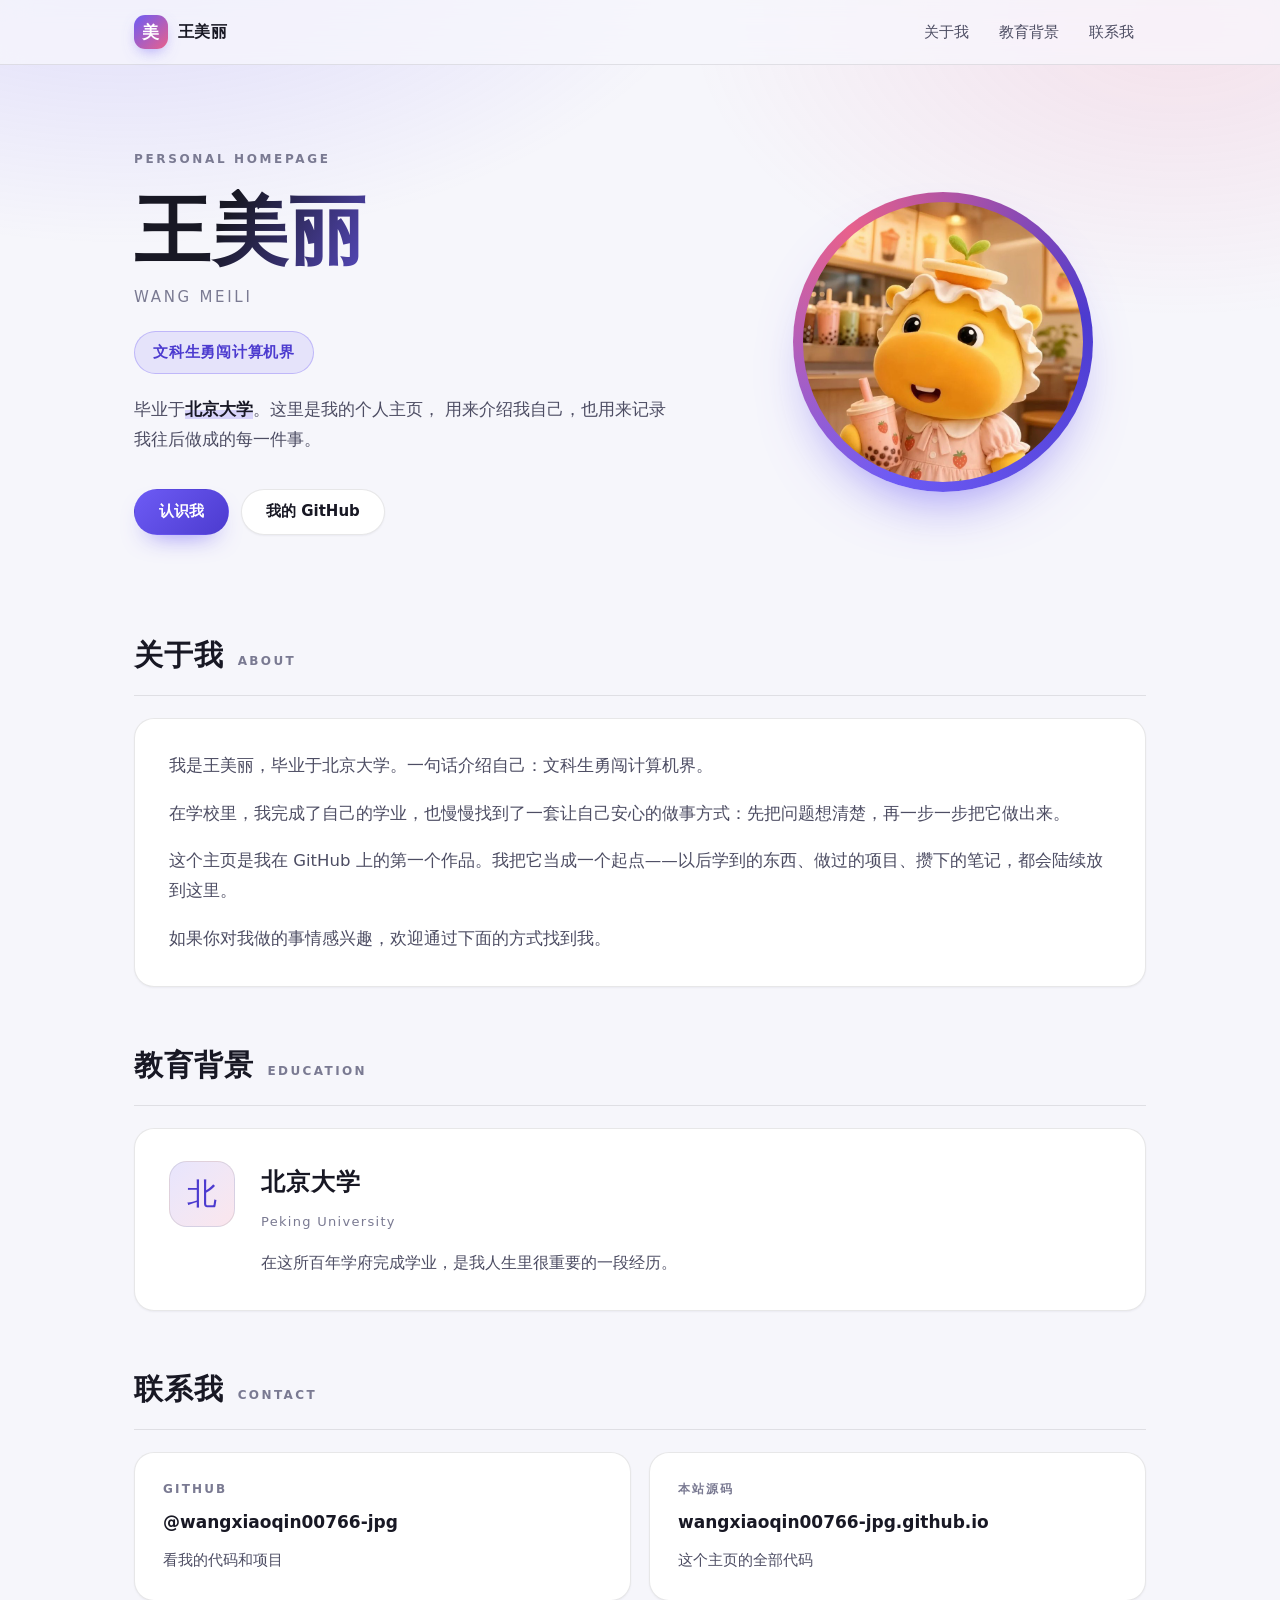
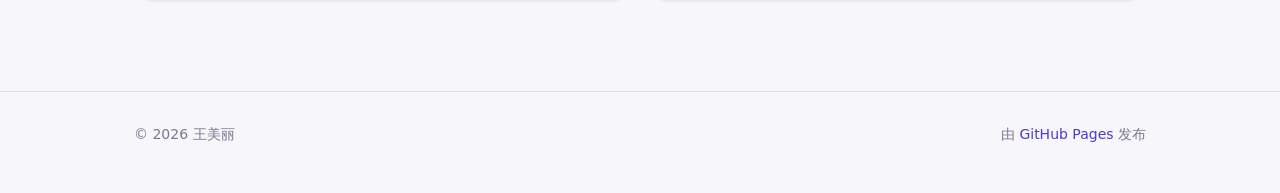
<file: index.html>
<!DOCTYPE html>
<html lang="zh-CN">
<head>
<meta charset="utf-8">
<meta name="viewport" content="width=device-width, initial-scale=1">

<title>王美丽 · 个人主页</title>
<meta name="description" content="王美丽，毕业于北京大学。文科生勇闯计算机界。">
<meta name="author" content="王美丽">
<meta name="theme-color" content="#6d5bf5">
<link rel="canonical" href="https://wangxiaoqin00766-jpg.github.io/">

<link rel="icon" href="favicon.svg" type="image/svg+xml">
<link rel="apple-touch-icon" href="favicon.svg">

<!-- 分享到微信 / 微博 / X 等平台时显示的卡片信息 -->
<meta property="og:type" content="profile">
<meta property="og:site_name" content="王美丽的个人主页">
<meta property="og:title" content="王美丽 · 个人主页">
<meta property="og:description" content="毕业于北京大学 · 文科生勇闯计算机界">
<meta property="og:url" content="https://wangxiaoqin00766-jpg.github.io/">
<meta property="og:image" content="https://wangxiaoqin00766-jpg.github.io/og.jpg">
<meta name="twitter:card" content="summary_large_image">

<link rel="stylesheet" href="styles.css">
</head>

<body>
<a class="skip-link" href="#main">跳到主要内容</a>

<header class="site-header">
  <div class="wrap header-inner">
    <a class="brand" href="./">
      <span class="brand-mark" aria-hidden="true">美</span>
      <span class="brand-text">王美丽</span>
    </a>
    <nav class="nav" aria-label="主导航">
      <a href="#about">关于我</a>
      <a href="#education">教育背景</a>
      <a href="#contact">联系我</a>
    </nav>
  </div>
</header>

<main id="main">

  <section class="hero">
    <div class="wrap hero-inner">
      <div class="hero-text">
        <p class="eyebrow">PERSONAL HOMEPAGE</p>
        <h1 class="hero-name">王美丽</h1>
        <p class="hero-en">Wang Meili</p>
        <p class="hero-tagline">文科生勇闯计算机界</p>
        <p class="hero-desc">
          毕业于<strong>北京大学</strong>。这里是我的个人主页，
          用来介绍我自己，也用来记录我往后做成的每一件事。
        </p>
        <div class="hero-actions">
          <a class="btn btn-primary" href="#about">认识我</a>
          <a class="btn btn-ghost" href="https://github.com/wangxiaoqin00766-jpg" target="_blank" rel="noopener">我的 GitHub</a>
        </div>
      </div>

      <div class="hero-portrait">
        <div class="portrait-ring">
          <img class="portrait-img" src="avatar.jpg" alt="王美丽的头像" width="280" height="280">
        </div>
      </div>

      <!-- 头像图片是 avatar.jpg。
           想换回原来那款原创水豚矢量头像：把上面的 src 改成 avatar.svg 就行
           （avatar.svg 仍在仓库里，没有被删掉）。
      -->
    </div>
  </section>

  <section class="section" id="about">
    <div class="wrap">
      <header class="section-head">
        <h2 class="section-title">关于我</h2>
        <span class="section-en">About</span>
      </header>
      <div class="card prose">
        <p>我是王美丽，毕业于北京大学。一句话介绍自己：文科生勇闯计算机界。</p>
        <p>在学校里，我完成了自己的学业，也慢慢找到了一套让自己安心的做事方式：先把问题想清楚，再一步一步把它做出来。</p>
        <p>这个主页是我在 GitHub 上的第一个作品。我把它当成一个起点——以后学到的东西、做过的项目、攒下的笔记，都会陆续放到这里。</p>
        <p>如果你对我做的事情感兴趣，欢迎通过下面的方式找到我。</p>
      </div>
    </div>
  </section>

  <section class="section" id="education">
    <div class="wrap">
      <header class="section-head">
        <h2 class="section-title">教育背景</h2>
        <span class="section-en">Education</span>
      </header>

      <article class="card edu-card">
        <div class="edu-mark" aria-hidden="true">北</div>
        <div class="edu-body">
          <h3 class="edu-school">北京大学</h3>
          <p class="edu-en">Peking University</p>
          <!-- 想补充专业、学位和毕业年份，把下面这行的注释标记去掉，改成你自己的信息
          <p class="edu-meta">专业 · 学位 · 20XX 年毕业</p>
          -->
          <p class="edu-desc">在这所百年学府完成学业，是我人生里很重要的一段经历。</p>
        </div>
      </article>
    </div>
  </section>

  <section class="section" id="contact">
    <div class="wrap">
      <header class="section-head">
        <h2 class="section-title">联系我</h2>
        <span class="section-en">Contact</span>
      </header>

      <div class="contact-grid">
        <a class="card contact-card" href="https://github.com/wangxiaoqin00766-jpg" target="_blank" rel="noopener">
          <span class="contact-label">GitHub</span>
          <strong class="contact-value">@wangxiaoqin00766-jpg</strong>
          <span class="contact-hint">看我的代码和项目</span>
        </a>

        <a class="card contact-card" href="https://github.com/wangxiaoqin00766-jpg/wangxiaoqin00766-jpg.github.io" target="_blank" rel="noopener">
          <span class="contact-label">本站源码</span>
          <strong class="contact-value">wangxiaoqin00766-jpg.github.io</strong>
          <span class="contact-hint">这个主页的全部代码</span>
        </a>

        <!-- 想在主页上展示邮箱，把下面这一段外面的注释标记去掉，并换成你自己的邮箱
        <a class="card contact-card" href="mailto:你的邮箱@example.com">
          <span class="contact-label">邮箱</span>
          <strong class="contact-value">你的邮箱@example.com</strong>
          <span class="contact-hint">给我写封信</span>
        </a>
        -->
      </div>
    </div>
  </section>

</main>

<footer class="site-footer">
  <div class="wrap footer-inner">
    <p>© 2026 王美丽</p>
    <p>由 <a href="https://pages.github.com/" target="_blank" rel="noopener">GitHub Pages</a> 发布</p>
  </div>
</footer>

</body>
</html>
</file>
<file: styles.css>
/* =========================================================
   王美丽 · 个人主页样式表
   想换配色？只要改下面 :root 里的几个颜色变量就够了。
   ========================================================= */

:root{
  --bg:#f6f6fb;
  --surface:#ffffff;
  --surface-2:#fbfbfe;
  --text:#181824;
  --text-soft:#4d4d63;
  --muted:#7a7a92;
  --line:rgba(24,24,36,.10);
  --brand:#6d5bf5;
  --brand-deep:#4c3bcf;
  --accent:#e8618c;
  --link:#4c3bcf;

  --radius:20px;
  --radius-sm:14px;
  --shadow-sm:0 1px 2px rgba(20,20,50,.05);
  --shadow:0 1px 2px rgba(20,20,50,.05), 0 18px 40px -22px rgba(30,25,90,.45);
  --wrap:1060px;
  --header-h:64px;

  --font-sans:"PingFang SC","Hiragino Sans GB","Microsoft YaHei","Noto Sans SC","Source Han Sans SC",system-ui,-apple-system,"Segoe UI",Roboto,sans-serif;
  --font-serif:"Noto Serif SC","Songti SC","STSong","Source Han Serif SC",Georgia,"Times New Roman",serif;
}

/* 跟随系统的深色模式 */
@media (prefers-color-scheme: dark){
  :root{
    --bg:#0f0f16;
    --surface:#17171f;
    --surface-2:#1c1c26;
    --text:#f2f2f7;
    --text-soft:#cbcbd8;
    --muted:#9494ab;
    --line:rgba(255,255,255,.11);
    --link:#b3a6ff;
    --shadow:0 1px 2px rgba(0,0,0,.45), 0 20px 44px -24px rgba(0,0,0,.85);
  }
}

/* ------------------------- 基础 ------------------------- */

*,*::before,*::after{ box-sizing:border-box; }

html{
  scroll-behavior:smooth;
  -webkit-text-size-adjust:100%;
  background:var(--bg);
  min-height:100%;
}

body{
  margin:0;
  background:transparent;
  color:var(--text);
  font-family:var(--font-sans);
  font-size:16px;
  line-height:1.8;
  -webkit-font-smoothing:antialiased;
  text-rendering:optimizeLegibility;
}

/* 页面背景的两团柔光。
   注意：必须挂在 <html> 上。挂在 <body> 上会因为 body 自身背景层
   覆盖负 z-index 伪元素，导致这两团光完全看不见。 */
html::before{
  content:"";
  position:fixed;
  inset:0;
  z-index:-1;
  pointer-events:none;
  background:
    radial-gradient(900px 520px at 10% -12%, rgba(109,91,245,.20), transparent 68%),
    radial-gradient(720px 440px at 92% 2%, rgba(232,97,140,.14), transparent 68%);
}

img{ max-width:100%; height:auto; display:block; }

a{ color:var(--link); text-decoration:none; }
a:hover{ text-decoration:underline; }

:focus-visible{
  outline:2px solid var(--brand);
  outline-offset:3px;
  border-radius:6px;
}

.wrap{
  width:100%;
  max-width:var(--wrap);
  margin-inline:auto;
  padding-inline:24px;
}

.skip-link{
  position:absolute;
  left:-9999px;
  top:8px;
  padding:10px 16px;
  background:var(--surface);
  border:1px solid var(--line);
  border-radius:10px;
  z-index:999;
}
.skip-link:focus{ left:16px; }

/* ------------------------- 顶部栏 ------------------------- */

.site-header{
  position:sticky;
  top:0;
  z-index:50;
  background:var(--bg);
  background:color-mix(in srgb, var(--bg) 78%, transparent);
  backdrop-filter:saturate(180%) blur(14px);
  -webkit-backdrop-filter:saturate(180%) blur(14px);
  border-bottom:1px solid var(--line);
}

.header-inner{
  min-height:var(--header-h);
  display:flex;
  align-items:center;
  justify-content:space-between;
  gap:16px;
}

.brand{
  display:inline-flex;
  align-items:center;
  gap:10px;
  color:var(--text);
  font-weight:600;
  letter-spacing:.02em;
}
.brand:hover{ text-decoration:none; }

.brand-mark{
  width:34px;
  height:34px;
  display:grid;
  place-items:center;
  border-radius:11px;
  background:linear-gradient(135deg,var(--brand),var(--accent));
  color:#fff;
  font-family:var(--font-serif);
  font-size:17px;
  line-height:1;
  box-shadow:0 6px 16px -6px color-mix(in srgb, var(--brand) 70%, transparent);
}

.nav{
  display:flex;
  align-items:center;
  gap:6px;
}

.nav a{
  color:var(--text-soft);
  font-size:14.5px;
  padding:8px 12px;
  border-radius:10px;
  transition:color .18s ease, background-color .18s ease;
}
.nav a:hover{
  color:var(--text);
  background:rgba(109,91,245,.12);
  background:color-mix(in srgb, var(--brand) 10%, transparent);
  text-decoration:none;
}

/* ------------------------- 首屏 ------------------------- */

.hero{
  padding:84px 0 72px;
}

.hero-inner{
  display:grid;
  grid-template-columns:minmax(0,1.35fr) minmax(0,1fr);
  align-items:center;
  gap:56px;
}

.eyebrow{
  margin:0 0 18px;
  font-size:12px;
  font-weight:600;
  letter-spacing:.22em;
  color:var(--muted);
}

.hero-name{
  margin:0;
  font-family:var(--font-serif);
  font-size:clamp(44px,7vw,76px);
  font-weight:700;
  line-height:1.12;
  letter-spacing:.02em;
  background:linear-gradient(120deg,var(--text) 18%, var(--brand) 58%, var(--accent) 96%);
  -webkit-background-clip:text;
  background-clip:text;
  color:transparent;
}

.hero-en{
  margin:10px 0 0;
  font-size:15px;
  letter-spacing:.18em;
  text-transform:uppercase;
  color:var(--muted);
}

.hero-tagline{
  display:inline-block;
  margin:20px 0 0;
  padding:7px 18px;
  border-radius:999px;
  font-size:15px;
  font-weight:600;
  letter-spacing:.05em;
  color:var(--link);
  background:rgba(109,91,245,.12);
  background:color-mix(in srgb, var(--brand) 12%, transparent);
  border:1px solid rgba(109,91,245,.32);
  border:1px solid color-mix(in srgb, var(--brand) 32%, transparent);
}

.hero-desc{
  margin:20px 0 0;
  max-width:38em;
  font-size:17px;
  color:var(--text-soft);
}
.hero-desc strong{
  color:var(--text);
  font-weight:600;
  box-shadow:inset 0 -9px 0 rgba(109,91,245,.22);
  box-shadow:inset 0 -9px 0 color-mix(in srgb, var(--brand) 22%, transparent);
}

.hero-actions{
  margin-top:34px;
  display:flex;
  flex-wrap:wrap;
  gap:12px;
}

.btn{
  display:inline-flex;
  align-items:center;
  justify-content:center;
  min-height:46px;
  padding:0 24px;
  border-radius:999px;
  font-size:15px;
  font-weight:600;
  border:1px solid transparent;
  transition:transform .18s ease, box-shadow .18s ease, background-color .18s ease, border-color .18s ease;
}
.btn:hover{ text-decoration:none; transform:translateY(-2px); }
.btn:active{ transform:translateY(0); }

.btn-primary{
  background:linear-gradient(135deg,var(--brand),var(--brand-deep));
  color:#fff;
  box-shadow:0 12px 26px -14px color-mix(in srgb, var(--brand) 90%, transparent);
}
.btn-primary:hover{ box-shadow:0 18px 32px -14px color-mix(in srgb, var(--brand) 90%, transparent); }

.btn-ghost{
  background:var(--surface);
  border-color:var(--line);
  color:var(--text);
  box-shadow:var(--shadow-sm);
}
.btn-ghost:hover{ border-color:color-mix(in srgb, var(--brand) 45%, var(--line)); }

/* 头像（现在是「美」字，可换成照片） */
.hero-portrait{
  justify-self:center;
  width:min(300px,72vw);
  aspect-ratio:1;
}

.portrait-ring{
  width:100%;
  height:100%;
  border-radius:50%;
  padding:10px;
  background:conic-gradient(from 200deg, var(--brand), var(--accent), var(--brand-deep), var(--brand));
  box-shadow:0 30px 60px -30px color-mix(in srgb, var(--brand) 80%, transparent);
}

.portrait-img{
  width:100%;
  height:100%;
  display:block;
  border-radius:50%;
  object-fit:cover;
  background:var(--surface);
}

.hero-photo{
  width:min(300px,72vw);
  aspect-ratio:1;
  object-fit:cover;
  border-radius:50%;
  border:10px solid var(--surface);
  box-shadow:0 30px 60px -30px color-mix(in srgb, var(--brand) 80%, transparent);
  justify-self:center;
}

/* ------------------------- 通用小节 ------------------------- */

.section{
  padding:22px 0 30px;
  scroll-margin-top:calc(var(--header-h) + 16px);
}

.section-head{
  display:flex;
  align-items:baseline;
  gap:14px;
  margin-bottom:22px;
  padding-bottom:14px;
  border-bottom:1px solid var(--line);
}

.section-title{
  margin:0;
  font-family:var(--font-serif);
  font-size:clamp(23px,3vw,29px);
  font-weight:700;
  letter-spacing:.03em;
}

.section-en{
  font-size:12px;
  font-weight:600;
  letter-spacing:.2em;
  text-transform:uppercase;
  color:var(--muted);
}

.card{
  background:var(--surface);
  border:1px solid var(--line);
  border-radius:var(--radius);
  box-shadow:var(--shadow-sm);
}

.prose{
  padding:32px 34px;
  font-size:16.5px;
  color:var(--text-soft);
}
.prose p{ margin:0 0 18px; }
.prose p:last-child{ margin-bottom:0; }

/* ------------------------- 教育背景 ------------------------- */

.edu-card{
  display:flex;
  align-items:flex-start;
  gap:26px;
  padding:32px 34px;
  transition:box-shadow .22s ease, transform .22s ease;
}
.edu-card:hover{
  transform:translateY(-3px);
  box-shadow:var(--shadow);
}

.edu-mark{
  flex:0 0 auto;
  width:66px;
  height:66px;
  display:grid;
  place-items:center;
  border-radius:18px;
  background:linear-gradient(135deg, color-mix(in srgb, var(--brand) 16%, transparent), color-mix(in srgb, var(--accent) 16%, transparent));
  border:1px solid var(--line);
  font-family:var(--font-serif);
  font-size:30px;
  color:var(--link);
  line-height:1;
}

.edu-body{ min-width:0; }

.edu-school{
  margin:0;
  font-family:var(--font-serif);
  font-size:24px;
  letter-spacing:.04em;
}

.edu-en{
  margin:6px 0 0;
  font-size:13px;
  letter-spacing:.1em;
  color:var(--muted);
}

.edu-meta{
  display:inline-block;
  margin:14px 0 0;
  padding:3px 12px;
  border-radius:999px;
  font-size:13px;
  color:var(--link);
  background:color-mix(in srgb, var(--brand) 12%, transparent);
}

.edu-desc{
  margin:16px 0 0;
  color:var(--text-soft);
}

/* ------------------------- 联系方式 ------------------------- */

.contact-grid{
  display:grid;
  grid-template-columns:repeat(auto-fit,minmax(272px,1fr));
  gap:18px;
}

.contact-card{
  display:flex;
  flex-direction:column;
  gap:6px;
  padding:26px 28px;
  color:var(--text);
  transition:transform .22s ease, box-shadow .22s ease, border-color .22s ease;
}
.contact-card:hover{
  text-decoration:none;
  transform:translateY(-3px);
  border-color:color-mix(in srgb, var(--brand) 45%, var(--line));
  box-shadow:var(--shadow);
}

.contact-label{
  font-size:12px;
  font-weight:600;
  letter-spacing:.18em;
  text-transform:uppercase;
  color:var(--muted);
}

.contact-value{
  font-size:17px;
  font-weight:600;
  word-break:break-all;
}

.contact-hint{
  margin-top:4px;
  font-size:14.5px;
  color:var(--text-soft);
}

/* ------------------------- 页脚 ------------------------- */

.site-footer{
  margin-top:60px;
  padding:30px 0 46px;
  border-top:1px solid var(--line);
}

.footer-inner{
  display:flex;
  flex-wrap:wrap;
  align-items:center;
  justify-content:space-between;
  gap:10px;
  font-size:14px;
  color:var(--muted);
}
.footer-inner p{ margin:0; }

/* ------------------------- 手机 / 平板 ------------------------- */

@media (max-width:820px){
  .hero{ padding:56px 0 48px; }
  .hero-inner{
    grid-template-columns:1fr;
    gap:38px;
    text-align:center;
  }
  .hero-portrait{ order:-1; width:min(210px,52vw); }
  .hero-desc{ margin-inline:auto; }
  .hero-actions{ justify-content:center; }
  .prose,.edu-card{ padding:26px 24px; }
  .edu-card{ flex-direction:column; gap:18px; }
  .nav a{ padding:8px 9px; font-size:14px; }
  .brand-text{ display:none; }
}

@media (max-width:380px){
  .nav a{ padding:8px 6px; font-size:13.5px; }
}

/* 尊重系统的「减弱动态效果」设置 */
@media (prefers-reduced-motion:reduce){
  html{ scroll-behavior:auto; }
  *,*::before,*::after{
    transition-duration:.01ms !important;
    animation-duration:.01ms !important;
  }
}
</file>
